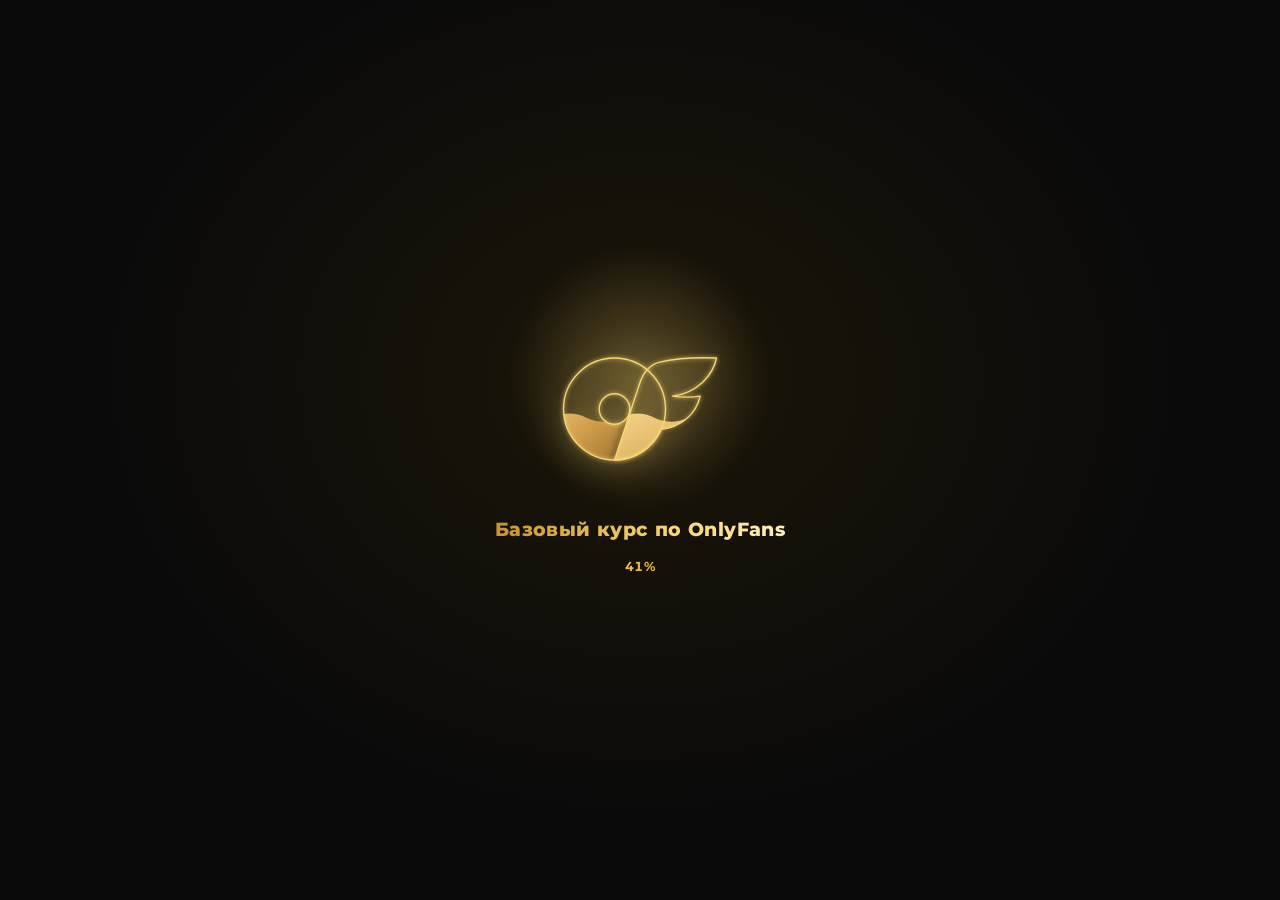
<file: index.html>
<!DOCTYPE html>
<html lang="ru">
<head>
  <meta charset="UTF-8" />
  <meta name="viewport" content="width=device-width, initial-scale=1, maximum-scale=1, viewport-fit=cover" />
  <title>Базовый курс по OnlyFans</title>
  <script src="https://telegram.org/js/telegram-web-app.js" defer></script>
  <link rel="preconnect" href="https://fonts.googleapis.com" />
  <link href="https://fonts.googleapis.com/css2?family=Montserrat:wght@400;500;600;700;800;900&display=swap" rel="stylesheet" media="print" onload="this.media='all'" />
  <link rel="stylesheet" href="css/base.css?v=12" />
  <link rel="stylesheet" href="css/splash.css?v=12" />
  <link rel="stylesheet" href="css/screens.css?v=12" />
  <link rel="stylesheet" href="css/base-tab.css?v=12" />
</head>
<body>

  <!-- Загрузочный экран -->
  <div id="splash" class="splash">
    <div class="splash__glow"></div>
    <div class="splash__flash"></div>
    <div class="splash__logo">
      <!-- Логотип OF: круг «O» + «крыло» F. Перерисован по картинке, координаты 640x640.
           Заливка золотом = индикатор загрузки (уровень двигает js/splash.js) -->
      <svg viewBox="70 80 500 500" aria-hidden="true">
        <defs>
          <linearGradient id="ofO" x1="0" y1="0" x2=".8" y2="1">
            <stop offset="0" stop-color="#F6D896" />
            <stop offset=".5" stop-color="#D4A24E" />
            <stop offset="1" stop-color="#94662A" />
          </linearGradient>
          <linearGradient id="ofWing" x1="0" y1="0" x2=".4" y2="1">
            <stop offset="0" stop-color="#FFF4D2" />
            <stop offset=".45" stop-color="#F5D688" />
            <stop offset="1" stop-color="#DDB063" />
          </linearGradient>
          <linearGradient id="ofShine" x1="0" y1="0" x2="1" y2="0">
            <stop offset="0" stop-color="#fff" stop-opacity="0" />
            <stop offset=".5" stop-color="#fff" stop-opacity=".8" />
            <stop offset="1" stop-color="#fff" stop-opacity="0" />
          </linearGradient>
          <filter id="ofShadow" x="-30%" y="-30%" width="160%" height="160%">
            <feDropShadow dx="-10" dy="4" stdDeviation="9" flood-color="#000" flood-opacity=".5" />
          </filter>
          <path id="ofOPath" pathLength="1" fill-rule="evenodd"
            d="M95 330 a150 150 0 1 0 300 0 a150 150 0 1 0 -300 0 Z M200 330 a45 45 0 1 0 90 0 a45 45 0 1 0 -90 0 Z" />
          <path id="ofWingPath" pathLength="1"
            d="M245 480 L318 258 C328 225 345 200 378 192 C430 180 490 178 545 180 C535 230 490 282 416 292 C445 296 475 296 497 292 C485 345 440 385 382 390 A150 150 0 0 1 245 480 Z" />
          <clipPath id="ofClip">
            <use href="#ofOPath" clip-rule="evenodd" />
            <use href="#ofWingPath" />
          </clipPath>
          <mask id="ofFill" maskUnits="userSpaceOnUse" x="0" y="0" width="800" height="800">
            <path id="ofWave" fill="#fff" transform="translate(0 500)" d="M-200 0 q50 -24 100 0 t100 0 q50 -24 100 0 t100 0 q50 -24 100 0 t100 0 q50 -24 100 0 t100 0 q50 -24 100 0 t100 0 q50 -24 100 0 t100 0 q50 -24 100 0 t100 0 q50 -24 100 0 t100 0 q50 -24 100 0 t100 0 q50 -24 100 0 t100 0 V800 H-200 Z" />
          </mask>
        </defs>
        <!-- Пустой «стакан»: еле заметный силуэт, который будет заполняться -->
        <g class="of-empty">
          <use href="#ofOPath" fill="#F7D774" />
          <use href="#ofWingPath" fill="#F7D774" />
        </g>
        <!-- Золото, видимое только ниже уровня волны -->
        <g mask="url(#ofFill)">
          <use href="#ofOPath" fill="url(#ofO)" />
          <use href="#ofWingPath" fill="url(#ofWing)" filter="url(#ofShadow)" />
        </g>
        <!-- Контур, который рисуется золотой линией -->
        <use class="of-line" href="#ofOPath" />
        <use class="of-line of-line--2" href="#ofWingPath" />
        <g clip-path="url(#ofClip)">
          <g transform="rotate(20 320 330)">
            <rect class="of-shine" x="-60" y="0" width="120" height="700" fill="url(#ofShine)" />
          </g>
        </g>
      </svg>
    </div>
    <div class="splash__sparks"><i style="--a:0.0deg;--d:90px;--s:4px"></i><i style="--a:22.5deg;--d:125px;--s:5px"></i><i style="--a:45.0deg;--d:160px;--s:6px"></i><i style="--a:67.5deg;--d:90px;--s:7px"></i><i style="--a:90.0deg;--d:125px;--s:4px"></i><i style="--a:112.5deg;--d:160px;--s:5px"></i><i style="--a:135.0deg;--d:90px;--s:6px"></i><i style="--a:157.5deg;--d:125px;--s:7px"></i><i style="--a:180.0deg;--d:160px;--s:4px"></i><i style="--a:202.5deg;--d:90px;--s:5px"></i><i style="--a:225.0deg;--d:125px;--s:6px"></i><i style="--a:247.5deg;--d:160px;--s:7px"></i><i style="--a:270.0deg;--d:90px;--s:4px"></i><i style="--a:292.5deg;--d:125px;--s:5px"></i><i style="--a:315.0deg;--d:160px;--s:6px"></i><i style="--a:337.5deg;--d:90px;--s:7px"></i></div>
    <div class="splash__title gold-text">Базовый курс по OnlyFans</div>
    <div class="splash__pct" id="splashPct">0%</div>
  </div>

  <!-- Приветствие (только при первом входе) -->
  <div id="welcome" class="welcome" hidden></div>

  <!-- Основное приложение -->
  <main id="app" class="app" hidden>
    <section id="tab-course" class="tab"></section>
    <section id="tab-base" class="tab" hidden></section>
    <section id="tab-cabinet" class="tab" hidden></section>
  </main>

  <!-- Экран урока / подарка поверх вкладок -->
  <div id="overlay" class="overlay" hidden></div>

  <nav id="tabbar" class="tabbar" hidden>
    <button data-tab="course" class="is-active">
      <svg viewBox="0 0 24 24"><rect x="3" y="5" width="18" height="14" rx="3"/><path d="M10 9.5v5l4.5-2.5z"/></svg>Курс
    </button>
    <button data-tab="base">
      <svg viewBox="0 0 24 24"><path d="M4 5.5A1.5 1.5 0 0 1 5.5 4H11v16H5.5A1.5 1.5 0 0 1 4 18.5zM13 4h5.5A1.5 1.5 0 0 1 20 5.5v13a1.5 1.5 0 0 1-1.5 1.5H13z"/></svg>База
    </button>
    <button data-tab="cabinet">
      <svg viewBox="0 0 24 24"><circle cx="12" cy="8.5" r="3.5"/><path d="M5 20c1.2-3.6 4-5.5 7-5.5s5.8 1.9 7 5.5"/></svg>Кабинет
    </button>
  </nav>

  <script src="js/config.js?v=12" defer></script>
  <script src="js/articles.js?v=12" defer></script>
  <script src="js/reader.js?v=12" defer></script>
  <script src="js/state.js?v=12" defer></script>
  <script src="js/splash.js?v=12" defer></script>
  <script src="js/course.js?v=12" defer></script>
  <script src="js/gift.js?v=12" defer></script>
  <script src="js/pass.js?v=12" defer></script>
  <script src="js/base.js?v=12" defer></script>
  <script src="js/cabinet.js?v=12" defer></script>
  <script src="js/app.js?v=12" defer></script>
</body>
</html>
</file>
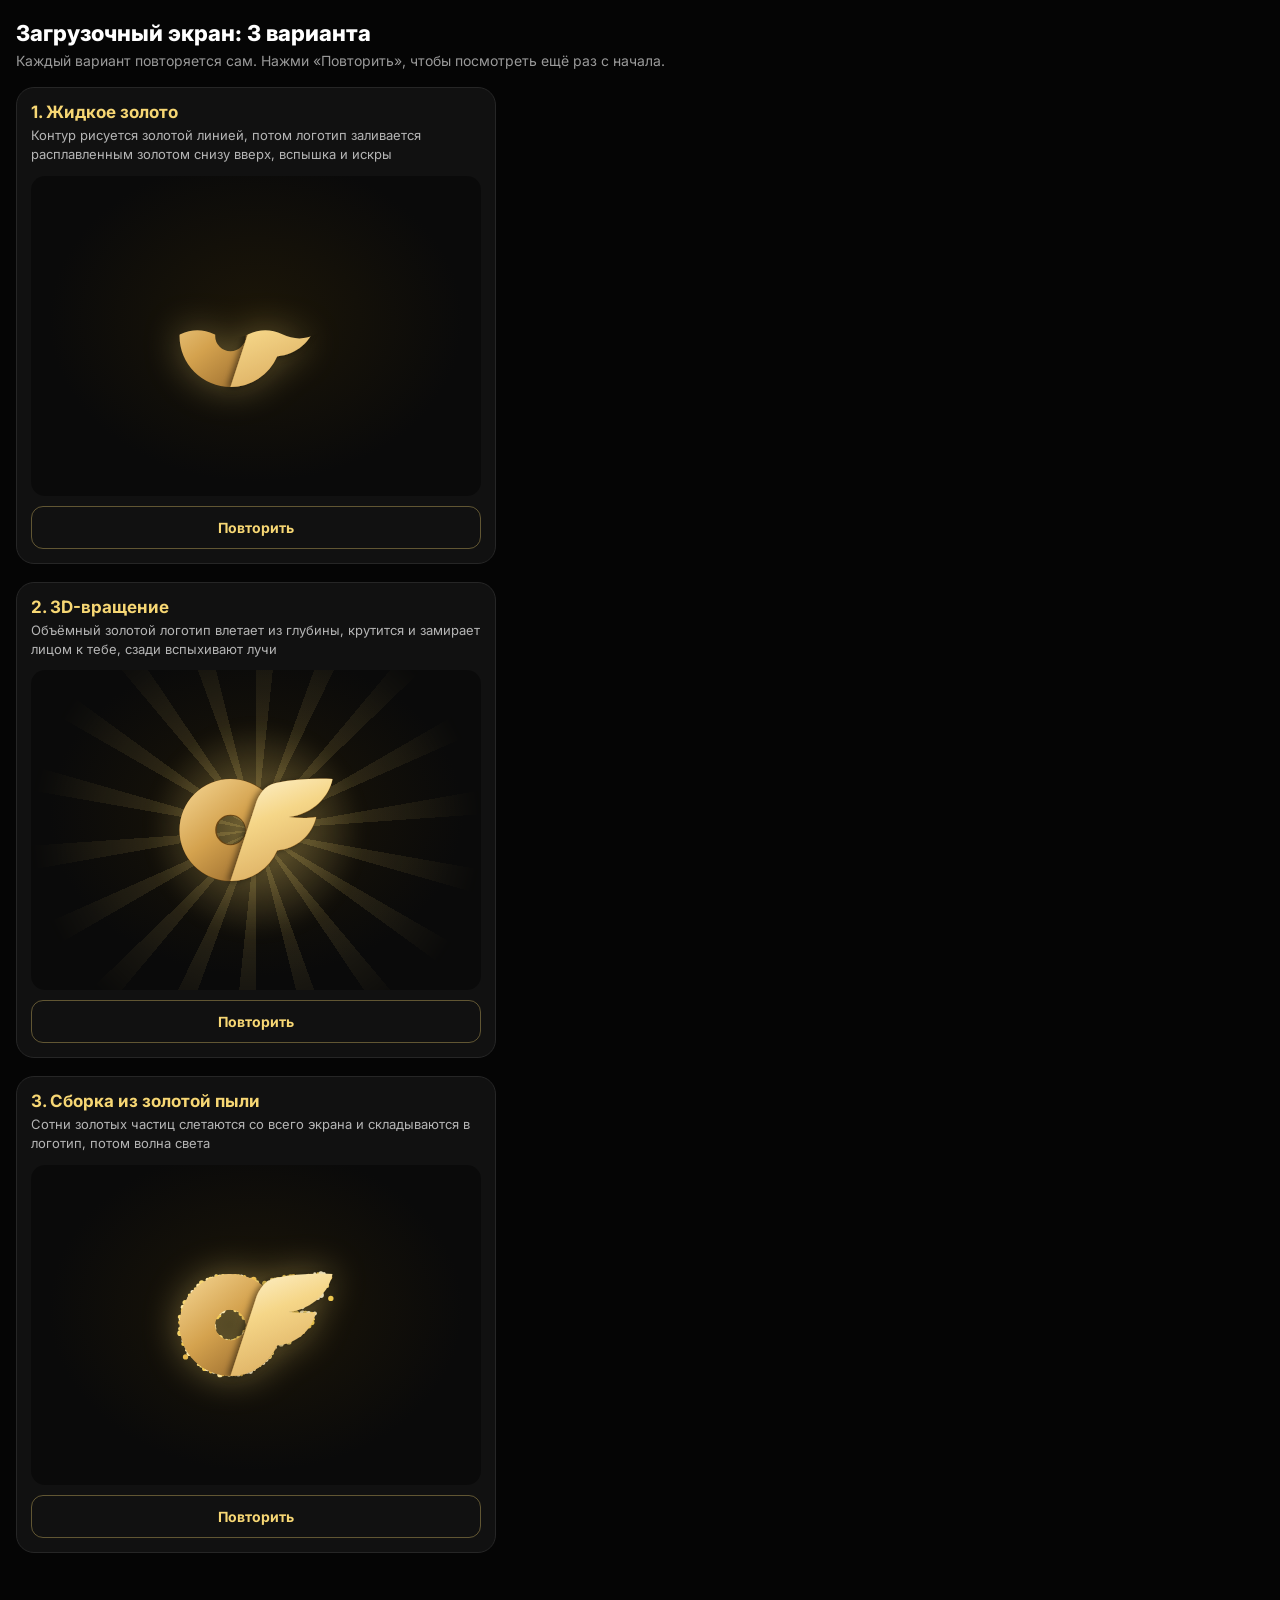
<file: demo/index.html>
<!DOCTYPE html>
<html lang="ru">
<head>
  <meta charset="UTF-8" />
  <meta name="viewport" content="width=device-width, initial-scale=1, viewport-fit=cover" />
  <title>Варианты загрузочного экрана</title>
  <link href="https://fonts.googleapis.com/css2?family=Inter:wght@500;700;800&display=swap" rel="stylesheet" media="print" onload="this.media='all'" />
  <link rel="stylesheet" href="demo.css?v=1" />
</head>
<body>
  <h1>Загрузочный экран: 3 варианта</h1>
  <p class="lead">Каждый вариант повторяется сам. Нажми «Повторить», чтобы посмотреть ещё раз с начала.</p>

  <section class="card" data-variant="liquid">
    <div class="card__head"><b>1. Жидкое золото</b><span>Контур рисуется золотой линией, потом логотип заливается расплавленным золотом снизу вверх, вспышка и искры</span></div>
    <div class="stage"></div>
    <button class="replay">Повторить</button>
  </section>

  <section class="card" data-variant="spin">
    <div class="card__head"><b>2. 3D-вращение</b><span>Объёмный золотой логотип влетает из глубины, крутится и замирает лицом к тебе, сзади вспыхивают лучи</span></div>
    <div class="stage"></div>
    <button class="replay">Повторить</button>
  </section>

  <section class="card" data-variant="particles">
    <div class="card__head"><b>3. Сборка из золотой пыли</b><span>Сотни золотых частиц слетаются со всего экрана и складываются в логотип, потом волна света</span></div>
    <div class="stage"></div>
    <button class="replay">Повторить</button>
  </section>

  <script src="logo.js?v=1"></script>
  <script src="variants.js?v=1"></script>
  <script src="particles.js?v=1"></script>
  <script src="demo.js?v=1"></script>
</body>
</html>
</file>
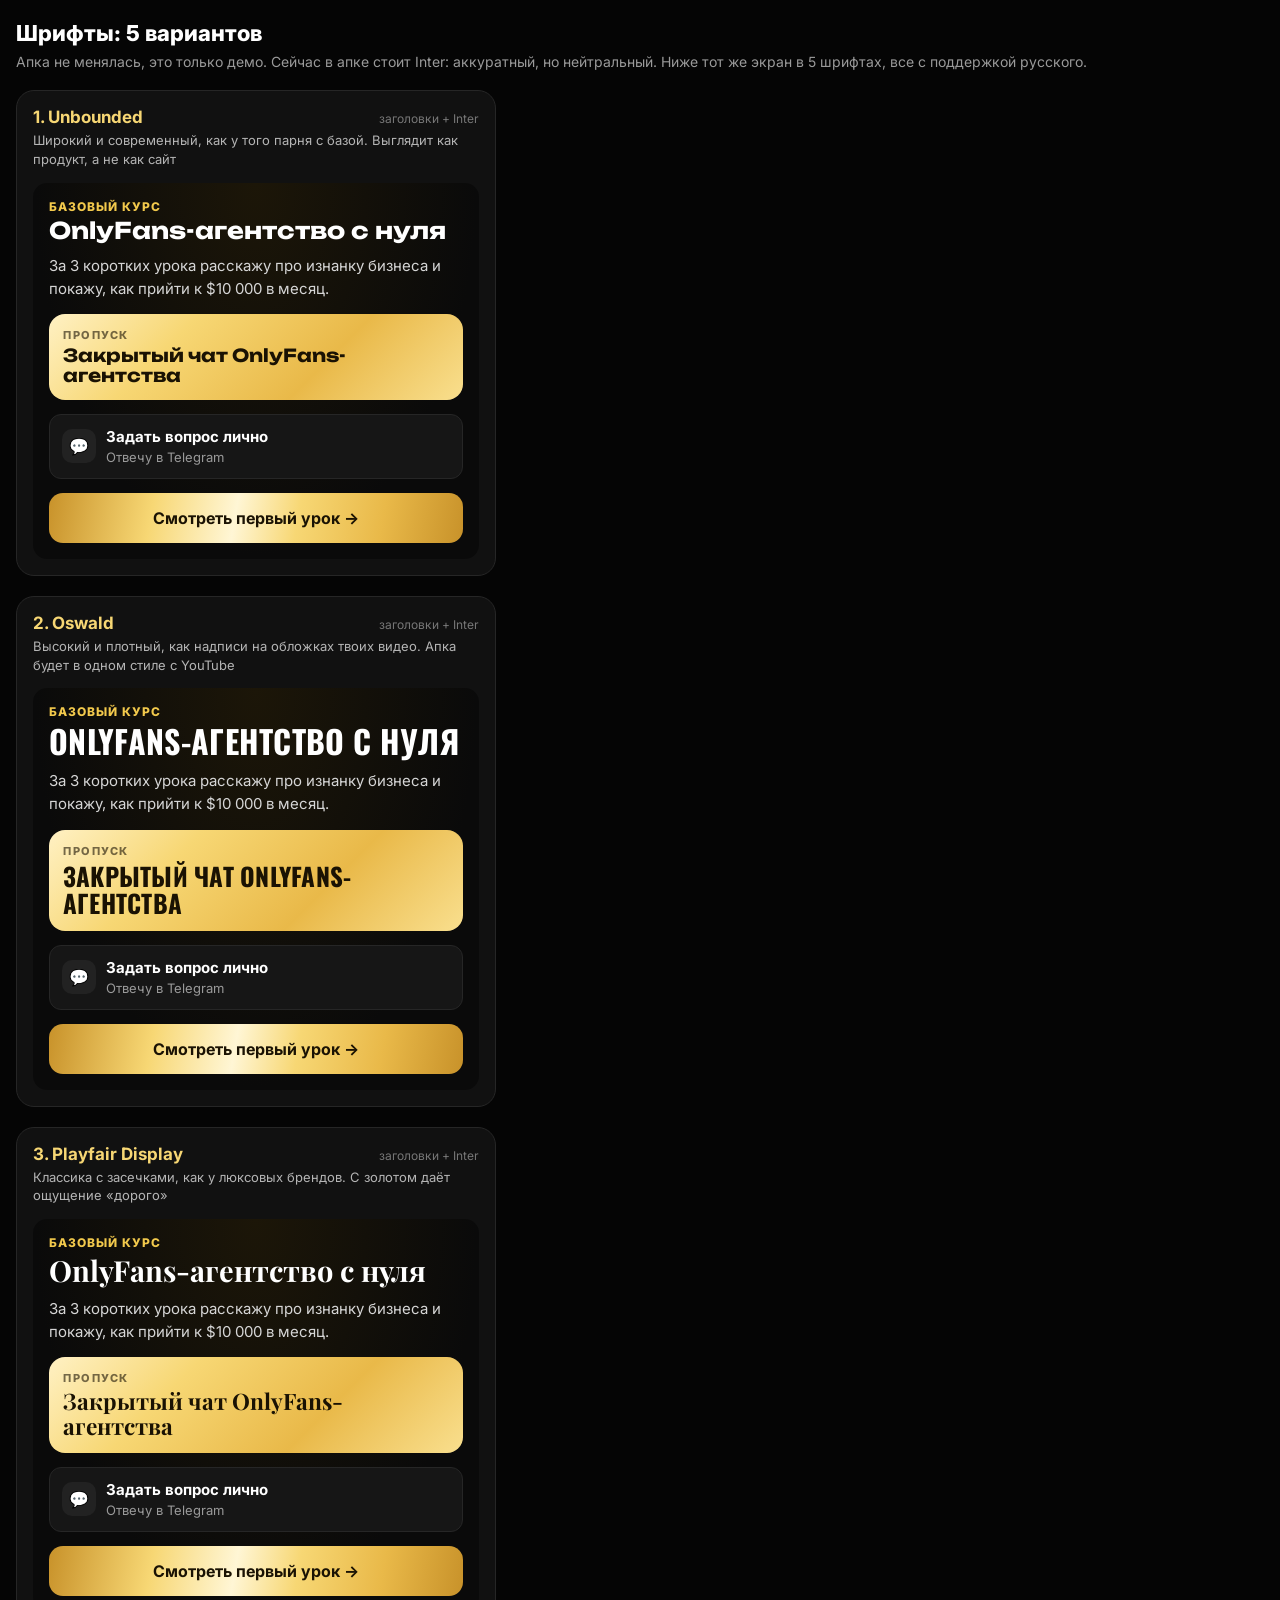
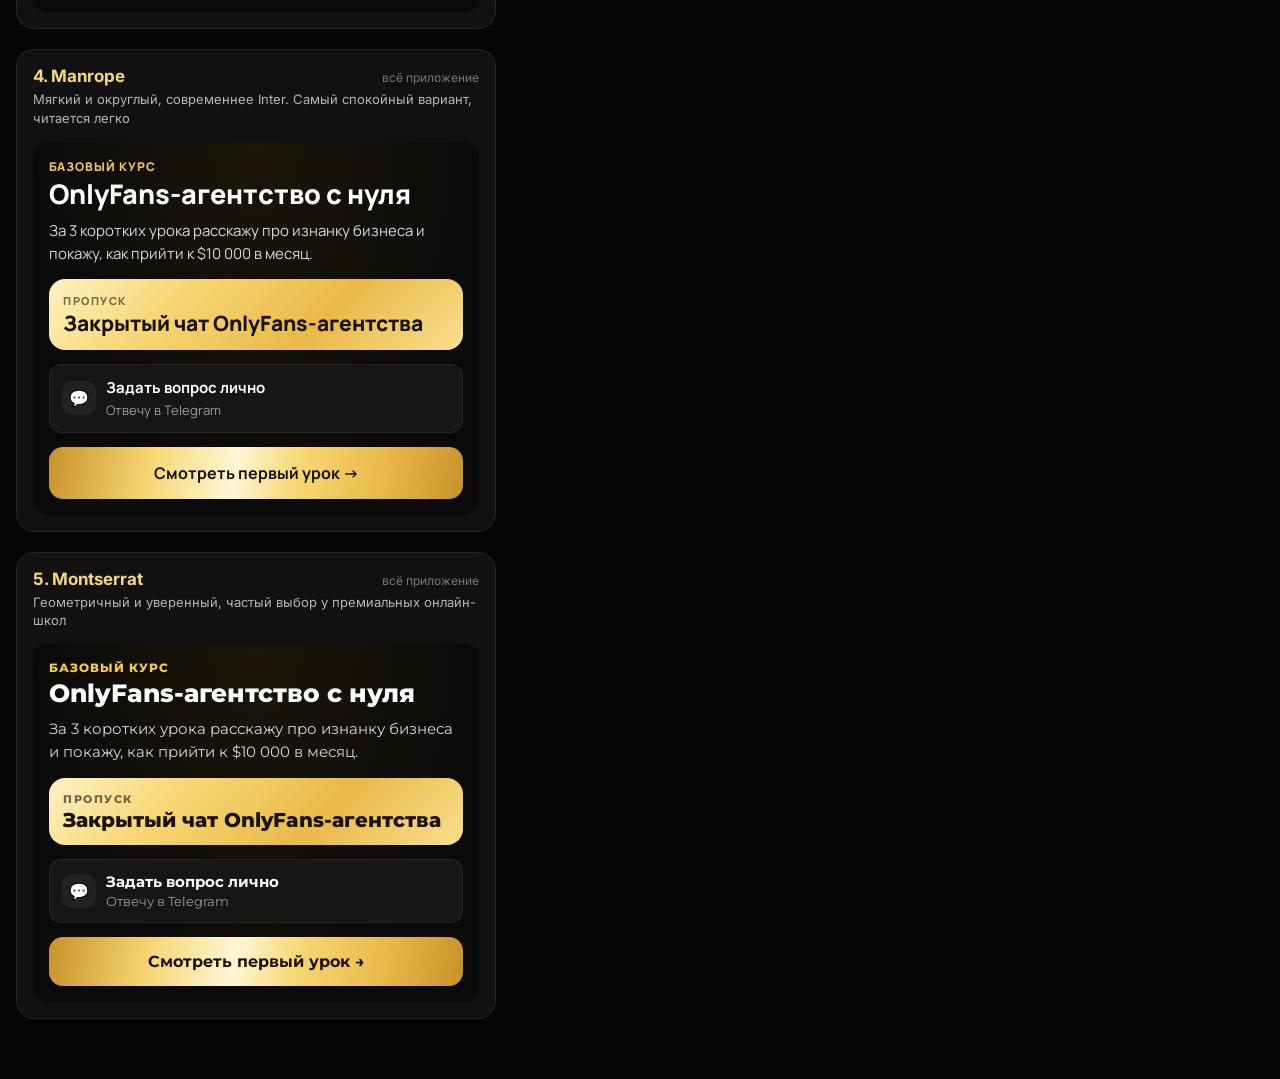
<file: demo/fonts.html>
<!DOCTYPE html>
<html lang="ru">
<head>
  <meta charset="UTF-8" />
  <meta name="viewport" content="width=device-width, initial-scale=1, viewport-fit=cover" />
  <title>Шрифты для апки: 5 вариантов</title>
  <link href="https://fonts.googleapis.com/css2?family=Inter:wght@400;600;700;800&family=Unbounded:wght@500;700;800&family=Oswald:wght@500;600;700&family=Playfair+Display:wght@600;700;800&family=Manrope:wght@400;600;700;800&family=Montserrat:wght@400;600;700;800&display=swap&subset=cyrillic" rel="stylesheet" />
  <style>
    * { box-sizing: border-box; margin: 0; padding: 0; }
    body { background: #050505; color: #fff; font-family: 'Inter', sans-serif; padding: 20px 16px 40px; }
    .top h1 { font-size: 22px; font-weight: 800; margin-bottom: 6px; }
    .top p { color: #9a9a9a; font-size: 14px; margin-bottom: 18px; line-height: 1.45; }
    .card { max-width: 480px; margin-bottom: 20px; padding: 16px; border-radius: 18px; background: #111; border: 1px solid #262626; }
    .name { display: flex; justify-content: space-between; align-items: baseline; margin-bottom: 4px; font-family: 'Inter'; }
    .name b { font-size: 17px; color: #F7D774; }
    .name span { font-size: 12px; color: #777; }
    .why { font: 400 13px/1.45 'Inter'; color: #b5b5b5; margin-bottom: 14px; }

    /* Макет экрана апки, шрифты подставляются из --h (заголовки) и --b (текст) */
    .mock { padding: 16px; border-radius: 14px; background: radial-gradient(ellipse at 50% 0%, #1c1608, #0a0a0a 70%); font-family: var(--b); }
    .label { font-family: var(--b); font-size: 12px; font-weight: 800; letter-spacing: .08em; text-transform: uppercase; color: #F2C94C; }
    .title { font-family: var(--h); font-size: var(--hs, 26px); font-weight: var(--hw, 800); line-height: 1.12; margin: 4px 0 10px; letter-spacing: var(--ls, 0); text-transform: var(--tt, none); }
    .text { font-size: 15px; line-height: 1.55; color: #d6d6d6; margin-bottom: 14px; }
    .pass { padding: 14px; border-radius: 16px; color: #1a1203; margin-bottom: 14px;
      background: linear-gradient(135deg, #FFF1C4 0%, #F7D774 30%, #E9B949 65%, #F9DF8E 100%); }
    .pass small { display: block; font-size: 11px; font-weight: 800; letter-spacing: .14em; text-transform: uppercase; opacity: .6; margin-bottom: 4px; }
    .pass b { display: block; font-family: var(--h); font-size: calc(var(--hs, 26px) * .78); font-weight: var(--hw, 800); line-height: 1.1; letter-spacing: var(--ls, 0); text-transform: var(--tt, none); }
    .btn { display: block; width: 100%; padding: 15px; border: 0; border-radius: 14px; font-family: var(--b); font-size: 16px; font-weight: 700; color: #1a1203;
      background: linear-gradient(100deg, #C8922A, #F7D774 25%, #FFF6D5 45%, #F7D774 60%, #E9B949 80%, #C8922A); }
    .row { display: flex; gap: 10px; align-items: center; margin-bottom: 14px; padding: 12px; border-radius: 12px; background: #161616; border: 1px solid #262626; }
    .row i { font-style: normal; width: 34px; height: 34px; border-radius: 10px; display: grid; place-items: center; background: #222; }
    .row b { display: block; font-size: 15px; } .row span { font-size: 13px; color: #9a9a9a; }
  </style>
</head>
<body>
  <div class="top">
    <h1>Шрифты: 5 вариантов</h1>
    <p>Апка не менялась, это только демо. Сейчас в апке стоит Inter: аккуратный, но нейтральный. Ниже тот же экран в 5 шрифтах, все с поддержкой русского.</p>
  </div>
  <div id="list"></div>

  <script>
    const V = [
      { n: '1. Unbounded', tag: 'заголовки + Inter', h: 'Unbounded', b: 'Inter', hs: '23px', hw: 700,
        why: 'Широкий и современный, как у того парня с базой. Выглядит как продукт, а не как сайт' },
      { n: '2. Oswald', tag: 'заголовки + Inter', h: 'Oswald', b: 'Inter', hs: '32px', hw: 700, tt: 'uppercase', ls: '.01em',
        why: 'Высокий и плотный, как надписи на обложках твоих видео. Апка будет в одном стиле с YouTube' },
      { n: '3. Playfair Display', tag: 'заголовки + Inter', h: 'Playfair Display', b: 'Inter', hs: '29px', hw: 700,
        why: 'Классика с засечками, как у люксовых брендов. С золотом даёт ощущение «дорого»' },
      { n: '4. Manrope', tag: 'всё приложение', h: 'Manrope', b: 'Manrope', hs: '27px', hw: 800,
        why: 'Мягкий и округлый, современнее Inter. Самый спокойный вариант, читается легко' },
      { n: '5. Montserrat', tag: 'всё приложение', h: 'Montserrat', b: 'Montserrat', hs: '25px', hw: 800,
        why: 'Геометричный и уверенный, частый выбор у премиальных онлайн-школ' },
    ];
    document.getElementById('list').innerHTML = V.map((v) => `
      <section class="card">
        <div class="name"><b>${v.n}</b><span>${v.tag}</span></div>
        <p class="why">${v.why}</p>
        <div class="mock" style="--h:'${v.h}';--b:'${v.b}';--hs:${v.hs};--hw:${v.hw};--tt:${v.tt || 'none'};--ls:${v.ls || '0'}">
          <div class="label">Базовый курс</div>
          <div class="title">OnlyFans-агентство с нуля</div>
          <p class="text">За 3 коротких урока расскажу про изнанку бизнеса и покажу, как прийти к $10&nbsp;000 в месяц.</p>
          <div class="pass"><small>Пропуск</small><b>Закрытый чат OnlyFans-агентства</b></div>
          <div class="row"><i>💬</i><div><b>Задать вопрос лично</b><span>Отвечу в Telegram</span></div></div>
          <button class="btn">Смотреть первый урок →</button>
        </div>
      </section>`).join('');
  </script>
</body>
</html>
</file>
<file: css/base.css>
/* Базовые стили: цвета, шрифт, золото, кнопки, нижнее меню */
:root {
  --bg: #0a0a0a;
  --bg2: #121212;
  --bg3: #1a1a1a;
  --border: #262626;
  --text: #ffffff;
  --muted: #9a9a9a;
  --radius: 16px;
  /* Яркое металлическое золото (на сайте было тусклое #b8873f) */
  --gold-1: #FFF6D5;
  --gold-2: #F7D774;
  --gold-3: #E9B949;
  --gold-4: #C8922A;
  --gold: #F2C94C;
  --gold-metal: linear-gradient(100deg, #C8922A 0%, #F7D774 25%, #FFF6D5 45%, #F7D774 60%, #E9B949 80%, #C8922A 100%);
  --safe-bottom: env(safe-area-inset-bottom, 0px);
}

* { box-sizing: border-box; margin: 0; padding: 0; -webkit-tap-highlight-color: transparent; }

html, body {
  background: var(--bg);
  color: var(--text);
  font-family: 'Montserrat', -apple-system, sans-serif;
  font-size: 15px;
  line-height: 1.5;
  -webkit-font-smoothing: antialiased;
}

[hidden] { display: none !important; }

/* Золотой текст с бегущим бликом */
.gold-text {
  background: var(--gold-metal);
  background-size: 250% 100%;
  -webkit-background-clip: text;
  background-clip: text;
  color: transparent;
  animation: sheen 4s linear infinite;
}

@keyframes sheen {
  from { background-position: 100% 0; }
  to   { background-position: -150% 0; }
}

/* Главная золотая кнопка */
.btn {
  position: relative;
  display: flex; align-items: center; justify-content: center; gap: 8px;
  width: 100%;
  padding: 16px 20px;
  border: 0; border-radius: 14px;
  font: 700 16px/1.2 'Montserrat', sans-serif;
  color: #1a1203;
  background: var(--gold-metal);
  background-size: 250% 100%;
  animation: sheen 4s linear infinite;
  box-shadow: 0 6px 24px rgba(242, 201, 76, .28), inset 0 1px 0 rgba(255, 255, 255, .6);
  cursor: pointer;
  overflow: hidden;
  transition: transform .15s, opacity .2s;
}
.btn:active { transform: scale(.97); }
.btn:disabled { opacity: .45; cursor: default; animation: none; box-shadow: none; }

.btn--ghost {
  color: var(--gold-2);
  background: transparent;
  border: 1px solid rgba(247, 215, 116, .35);
  box-shadow: none;
  animation: none;
}

/* Карточка */
.card {
  background: var(--bg2);
  border: 1px solid var(--border);
  border-radius: var(--radius);
  padding: 16px;
}
.card--gold { border-color: rgba(247, 215, 116, .4); box-shadow: 0 0 30px rgba(242, 201, 76, .08); }

.muted { color: var(--muted); }
.small { font-size: 13px; }

/* Нижнее меню вкладок */
.app { padding: 16px 16px calc(96px + var(--safe-bottom)); min-height: 100vh; }

.tabbar {
  position: fixed; left: 0; right: 0; bottom: 0; z-index: 20;
  display: flex;
  padding: 8px 8px calc(8px + var(--safe-bottom));
  background: rgba(10, 10, 10, .92);
  backdrop-filter: blur(14px);
  -webkit-backdrop-filter: blur(14px);
  border-top: 1px solid var(--border);
}
.tabbar button {
  flex: 1;
  display: flex; flex-direction: column; align-items: center; gap: 3px;
  padding: 6px 0;
  background: none; border: 0;
  color: var(--muted);
  font: 600 11px 'Montserrat', sans-serif;
  cursor: pointer;
}
.tabbar svg { width: 22px; height: 22px; stroke: currentColor; fill: none; stroke-width: 1.8; }
.tabbar button.is-active { color: var(--gold-2); }

/* Плавное появление вкладки */
.tab { animation: fadeUp .35s ease both; }
@keyframes fadeUp {
  from { opacity: 0; transform: translateY(10px); }
  to   { opacity: 1; transform: none; }
}
</file>
<file: css/splash.css>
/* Загрузочный экран: логотип OF заполняется жидким золотом по мере загрузки */
.splash {
  position: fixed; inset: 0; z-index: 100;
  display: flex; flex-direction: column; align-items: center; justify-content: center; gap: 22px;
  background: radial-gradient(ellipse at 50% 42%, #1c1608 0%, var(--bg) 60%);
  transition: opacity .6s ease, transform .6s ease;
}
.splash--out { opacity: 0; transform: scale(1.06); pointer-events: none; }

.splash__glow {
  position: absolute; top: 42%; left: 50%;
  width: 280px; height: 280px; margin: -140px 0 0 -140px;
  border-radius: 50%;
  background: radial-gradient(circle, rgba(247, 215, 116, .3), transparent 65%);
  filter: blur(10px);
  animation: glowPulse 1.8s ease-in-out infinite;
}

.splash__logo { width: 170px; height: 170px; }
.splash__logo svg { width: 100%; height: 100%; overflow: visible; filter: drop-shadow(0 0 18px rgba(247, 215, 116, .35)); }

.of-empty { opacity: .07; }
.of-line {
  fill: none; stroke: #F7D774; stroke-width: 4; stroke-linejoin: round;
  stroke-dasharray: 1; stroke-dashoffset: 1;
  filter: drop-shadow(0 0 6px #F7D774);
  animation: draw 1s ease-in-out forwards;
}
.of-line--2 { animation-delay: .25s; }
.of-shine { transform: translateX(0); opacity: 0; }

/* Финал: золото долилось – вспышка, искры, блик, линия гаснет */
.splash--done .of-line { animation: draw 0s forwards, fadeOut .5s ease forwards; }
.splash--done .of-shine { opacity: 1; animation: shineMove 1.2s ease-in-out .15s forwards; }
.splash--done .splash__logo { animation: logoPop .6s cubic-bezier(.3, 1.6, .5, 1); }

.splash__flash {
  position: absolute; top: 42%; left: 50%;
  width: 280px; height: 280px; margin: -140px 0 0 -140px;
  border-radius: 50%; opacity: 0; pointer-events: none;
  background: radial-gradient(circle, rgba(255, 244, 210, .9), rgba(247, 215, 116, .35) 35%, transparent 70%);
}
.splash--done .splash__flash { animation: flash .9s ease-out forwards; }

.splash__sparks { position: absolute; top: 42%; left: 50%; width: 0; height: 0; }
.splash__sparks i {
  position: absolute; left: 0; top: 0; width: var(--s); height: var(--s); border-radius: 50%; opacity: 0;
  background: #FFE9A8; box-shadow: 0 0 8px #F7D774;
}
.splash--done .splash__sparks i { animation: spark 1s cubic-bezier(.2, .7, .3, 1) forwards; }

.splash__title {
  font-size: 19px; font-weight: 800; letter-spacing: .02em;
  opacity: 0; animation: fadeIn .7s ease .5s forwards, sheen 4s linear infinite;
}
.splash__pct { margin-top: -10px; font-size: 13px; font-weight: 700; color: var(--gold-3); font-variant-numeric: tabular-nums; letter-spacing: .05em; }

@keyframes draw { to { stroke-dashoffset: 0; } }
@keyframes fadeOut { to { opacity: 0; } }
@keyframes fadeIn { to { opacity: 1; } }
@keyframes shineMove { from { transform: translateX(0); } to { transform: translateX(640px); } }
@keyframes logoPop { 0% { transform: scale(1); } 40% { transform: scale(1.08); } 100% { transform: scale(1); } }
@keyframes flash { 0% { opacity: 0; transform: scale(.4); } 30% { opacity: 1; } 100% { opacity: 0; transform: scale(1.6); } }
@keyframes spark {
  0% { opacity: 1; transform: rotate(var(--a)) translateY(0); }
  100% { opacity: 0; transform: rotate(var(--a)) translateY(calc(-1 * var(--d))); }
}
@keyframes glowPulse { 0%, 100% { opacity: .55; transform: scale(.9); } 50% { opacity: 1; transform: scale(1.1); } }

/* ── Приветствие ── */
.welcome {
  position: fixed; inset: 0; z-index: 90;
  display: flex; flex-direction: column; justify-content: flex-end;
  padding: 24px 22px calc(28px + var(--safe-bottom));
  background:
    radial-gradient(ellipse at 50% 0%, rgba(247, 215, 116, .16), transparent 55%),
    var(--bg);
  overflow-y: auto;
  transition: opacity .5s ease;
}
.welcome--out { opacity: 0; pointer-events: none; }

.welcome__avatar {
  width: 76px; height: 76px; border-radius: 50%;
  object-fit: cover; margin-bottom: 18px;
  border: 2px solid var(--gold-2);
  box-shadow: 0 0 0 5px rgba(247, 215, 116, .12), 0 0 30px rgba(247, 215, 116, .3);
}
.welcome__label { font-size: 13px; font-weight: 700; letter-spacing: .08em; text-transform: uppercase; margin-bottom: 8px; }
.welcome__title { font-size: 30px; line-height: 1.15; font-weight: 900; margin-bottom: 14px; }
.welcome__text { color: #d6d6d6; margin-bottom: 14px; }
.welcome__list { list-style: none; margin-bottom: 18px; display: grid; gap: 10px; }
.welcome__list li { display: flex; gap: 10px; color: #eaeaea; }
.welcome__list li::before { content: ''; flex: 0 0 8px; height: 8px; margin-top: 7px; border-radius: 50%; background: var(--gold-2); box-shadow: 0 0 8px var(--gold-2); }
.welcome__gift { padding: 12px 14px; margin-bottom: 22px; border-radius: 12px; background: rgba(247, 215, 116, .08); border: 1px solid rgba(247, 215, 116, .25); font-weight: 600; }

/* «Вытекающее» появление строк по очереди */
.flow { opacity: 0; animation: flowIn 1s cubic-bezier(.2, .7, .2, 1) forwards; }
@keyframes flowIn {
  from { opacity: 0; transform: translateY(16px); filter: blur(8px); }
  to   { opacity: 1; transform: none; filter: blur(0); }
}
</file>
<file: css/screens.css>
/* Экраны: курс, урок, подарок, база, кабинет */
h1 { font-size: 24px; line-height: 1.2; font-weight: 800; }
button { font-family: inherit; color: inherit; text-align: left; }

/* ── Курс ── */
.hero { display: flex; align-items: center; gap: 14px; margin: 8px 0 18px; }
.hero__avatar { width: 56px; height: 56px; border-radius: 50%; object-fit: cover; border: 2px solid var(--gold-2); }
.hero__label { font-size: 12px; font-weight: 800; letter-spacing: .08em; text-transform: uppercase; }
.hero__title { font-size: 21px; }

.progress { margin-bottom: 16px; }
.progress__row { display: flex; justify-content: space-between; margin-bottom: 10px; font-size: 14px; }
.progress__row b { color: var(--gold-2); }
.progress__bar { height: 8px; border-radius: 8px; background: #262626; overflow: hidden; }
.progress__bar span { display: block; height: 100%; border-radius: 8px; background: var(--gold-metal); background-size: 250% 100%; animation: sheen 4s linear infinite; transition: width .6s; }

.lessons { display: grid; gap: 10px; }
.lesson { display: flex; align-items: center; gap: 14px; width: 100%; cursor: pointer; transition: transform .15s; }
.lesson:active { transform: scale(.98); }
.lesson__num {
  flex: 0 0 42px; height: 42px; border-radius: 12px;
  display: grid; place-items: center; font-weight: 800; font-size: 17px;
  background: var(--bg3); color: var(--muted);
}
.lesson__body { flex: 1; display: grid; gap: 2px; }
.lesson__state { color: var(--muted); font-size: 16px; }
.lesson.is-open { border-color: rgba(247, 215, 116, .45); }
.lesson.is-open .lesson__num { background: var(--gold-metal); color: #1a1203; }
.lesson.is-open .lesson__state { color: var(--gold-2); }
.lesson.is-done .lesson__num { background: rgba(247, 215, 116, .14); color: var(--gold-2); }
.lesson.is-done .lesson__state { color: var(--gold-2); }
.lesson.is-locked { opacity: .5; }
.lesson--finished { cursor: default; border-color: rgba(247, 215, 116, .4); background: linear-gradient(135deg, rgba(247, 215, 116, .14), var(--bg2)); }
.lesson--finished .lesson__num { background: var(--gold-metal); color: #1a1203; }

/* ── Экран поверх вкладок ── */
/* Экран поверх вкладок. Анимация только прозрачностью: transform здесь ломает позиционирование в Telegram на iPhone */
.overlay { position: fixed; inset: 0; z-index: 30; background: var(--bg); overflow-y: auto; -webkit-overflow-scrolling: touch; animation: overlayIn .25s ease both; }
@keyframes overlayIn { from { opacity: 0; } to { opacity: 1; } }
.lesson-view { padding: 12px 16px calc(32px + var(--safe-bottom)); }
.lesson-view__top { display: flex; justify-content: space-between; align-items: center; margin-bottom: 12px; }
.back { background: none; border: 0; color: var(--gold-2); font-weight: 600; font-size: 15px; cursor: pointer; }
.video { position: relative; aspect-ratio: 16 / 9; border-radius: 14px; overflow: hidden; background: #000; border: 1px solid var(--border); margin-bottom: 16px; }
.video iframe { position: absolute; inset: 0; width: 100%; height: 100%; border: 0; }
.lesson-view__title { font-size: 21px; font-weight: 800; margin-bottom: 14px; }
.lesson-view__label { font-size: 12px; font-weight: 800; letter-spacing: .08em; text-transform: uppercase; margin-bottom: 10px; }
.points { list-style: none; display: grid; gap: 9px; }
.points li { display: flex; gap: 10px; color: #e4e4e4; font-size: 14px; }
.points li::before { content: ''; flex: 0 0 6px; height: 6px; margin-top: 8px; border-radius: 50%; background: var(--gold-2); }
.hint { margin: 14px 0; padding: 12px 14px; border-radius: 12px; font-size: 14px; font-weight: 600; background: rgba(247, 215, 116, .08); border: 1px dashed rgba(247, 215, 116, .35); }
/* Кнопка в конце экрана урока / чата. Не fixed: в Telegram на iPhone fixed-кнопка внутри
   прокручиваемого экрана «плавает» и наезжает на текст */
.lesson-view__cta { margin-top: 18px; }

/* ── Подарок ── */
.gift { position: relative; padding: 36px 18px calc(40px + var(--safe-bottom)); text-align: center; overflow: hidden; }
.gift__box { font-size: 64px; animation: flowIn 1s forwards, giftBounce 2s ease-in-out 1s infinite; }
@keyframes giftBounce { 0%, 100% { transform: translateY(0) rotate(0); } 50% { transform: translateY(-8px) rotate(-4deg); } }
.gift__label { font-size: 13px; font-weight: 800; letter-spacing: .1em; text-transform: uppercase; margin-top: 8px; }
.gift__title { font-size: 27px; font-weight: 900; margin: 8px 0 24px; }
.gift__item { text-align: left; display: grid; gap: 6px; margin-bottom: 12px; }
.gift__item .btn { margin-top: 8px; }
.gift__num { font-size: 12px; font-weight: 800; letter-spacing: .08em; text-transform: uppercase; }
.gift__burst { position: absolute; top: 70px; left: 50%; width: 0; height: 0; }
.gift__burst i { position: absolute; width: 6px; height: 14px; border-radius: 3px; background: var(--gold-2); opacity: 0; animation: burst 1.4s ease-out forwards; }
.gift__burst i:nth-child(odd) { background: var(--gold-1); width: 5px; height: 5px; border-radius: 50%; }
@keyframes burst {
  0% { opacity: 1; transform: rotate(var(--a)) translateY(0); }
  100% { opacity: 0; transform: rotate(var(--a)) translateY(-150px); }
}
.link-btn { display: block; width: 100%; margin-top: 14px; padding: 12px; background: none; border: 0; text-align: center; color: var(--gold-2); font-weight: 600; cursor: pointer; }

/* ── База ── */
.page-head { margin: 8px 0 16px; }
.page-head__label { font-size: 12px; font-weight: 800; letter-spacing: .08em; text-transform: uppercase; }
.chips { display: flex; gap: 8px; overflow-x: auto; margin-bottom: 14px; scrollbar-width: none; }
.chip { flex: 0 0 auto; padding: 8px 14px; border-radius: 20px; background: var(--bg2); border: 1px solid var(--border); font-size: 13px; font-weight: 600; cursor: pointer; }
.chip.is-active { background: var(--gold-metal); background-size: 250% 100%; color: #1a1203; border-color: transparent; }
.locked { text-align: center; padding-top: 40px; display: grid; gap: 14px; }
.locked__icon { font-size: 54px; }

/* ── Кабинет ── */
.profile { display: flex; align-items: center; gap: 14px; margin: 8px 0 18px; }
.profile__avatar { width: 60px; height: 60px; border-radius: 50%; overflow: hidden; display: grid; place-items: center; font-size: 24px; font-weight: 800; color: #1a1203; background: var(--gold-metal); }
.profile__avatar img { width: 100%; height: 100%; object-fit: cover; }
.profile h1 { font-size: 21px; }
.row-card { display: flex; align-items: center; justify-content: space-between; margin-bottom: 8px; cursor: pointer; }
.row-card__arrow, .menu__arrow { color: var(--gold-2); font-size: 22px; }
.section-label { margin: 20px 0 8px; font-size: 12px; font-weight: 700; letter-spacing: .08em; text-transform: uppercase; color: var(--muted); }
.menu { background: var(--bg2); border: 1px solid var(--border); border-radius: var(--radius); overflow: hidden; }
.menu__item { display: flex; align-items: center; gap: 12px; width: 100%; padding: 14px 16px; background: none; border: 0; border-bottom: 1px solid var(--border); cursor: pointer; }
.menu__item:last-child { border-bottom: 0; }
.menu__item.is-locked { opacity: .55; }
.menu__icon { flex: 0 0 36px; height: 36px; border-radius: 10px; display: grid; place-items: center; background: var(--bg3); font-size: 17px; }
.menu__body { flex: 1; display: grid; gap: 1px; }
.menu__arrow { font-size: 18px; }

/* Переключатель уведомлений */
.toggle-row { cursor: pointer; }
.toggle {
  -webkit-appearance: none; appearance: none; flex: 0 0 auto;
  position: relative; width: 50px; height: 30px; border-radius: 30px;
  background: #333; cursor: pointer; transition: background .25s;
}
.toggle::after {
  content: ''; position: absolute; top: 3px; left: 3px;
  width: 24px; height: 24px; border-radius: 50%; background: #fff;
  box-shadow: 0 2px 6px rgba(0, 0, 0, .35); transition: transform .25s;
}
.toggle:checked { background: var(--gold-metal); background-size: 250% 100%; }
.toggle:checked::after { transform: translateX(20px); background: #141414; }
</file>
<file: css/base-tab.css>
/* Вкладка «База»: дашборд, статьи, материалы, чтение статьи */

/* Обложка-дашборд */
.kb-hero {
  position: relative; overflow: hidden;
  margin: 4px 0 16px; padding: 18px;
  border-radius: 20px;
  border: 1px solid rgba(247, 215, 116, .35);
  background:
    radial-gradient(ellipse at 100% 0%, rgba(247, 215, 116, .28), transparent 55%),
    linear-gradient(160deg, #1c160a, #0f0f0f 70%);
}
.kb-hero__shine {
  position: absolute; top: 0; left: -60%; width: 40%; height: 100%;
  background: linear-gradient(100deg, transparent, rgba(255, 246, 213, .12), transparent);
  animation: heroShine 5s ease-in-out infinite;
}
@keyframes heroShine { 0%, 60% { left: -60%; } 100% { left: 130%; } }
.kb-hero__top { display: flex; align-items: center; justify-content: space-between; margin-bottom: 14px; }
.kb-hero__top img { width: 40px; height: 40px; border-radius: 50%; object-fit: cover; border: 2px solid var(--gold-2); }
.kb-hero__badge { padding: 5px 10px; border-radius: 20px; font-size: 11px; font-weight: 700; color: #1a1203; background: var(--gold-metal); background-size: 250% 100%; animation: sheen 4s linear infinite; }
.kb-hero h1 { font-size: 25px; line-height: 1.15; }
.kb-hero p { margin: 8px 0 16px; color: #cfcfcf; font-size: 14px; }
.kb-stats { display: grid; grid-template-columns: repeat(3, 1fr); gap: 8px; }
.kb-stats div { padding: 10px 8px; border-radius: 12px; text-align: center; background: rgba(0, 0, 0, .35); border: 1px solid rgba(247, 215, 116, .15); }
.kb-stats b { display: block; font-size: 22px; font-weight: 800; color: var(--gold-2); }
.kb-stats span { font-size: 12px; color: var(--muted); }

/* Переключатель Статьи / Материалы */
.segment { display: grid; grid-template-columns: 1fr 1fr; gap: 4px; padding: 4px; margin-bottom: 14px; border-radius: 14px; background: var(--bg2); border: 1px solid var(--border); }
.segment button { padding: 10px; border: 0; border-radius: 10px; background: none; text-align: center; font-weight: 700; font-size: 14px; color: var(--muted); cursor: pointer; }
.segment button.is-active { color: #1a1203; background: var(--gold-metal); background-size: 250% 100%; }

/* Карточка статьи */
.articles, .materials { display: grid; gap: 10px; margin-bottom: 16px; }
.article { display: flex; gap: 12px; align-items: center; width: 100%; padding: 10px; cursor: pointer; transition: transform .15s; }
.article:active { transform: scale(.98); }
.article__cover { flex: 0 0 78px; height: 78px; border-radius: 12px; background: #222 center / cover no-repeat; }
.article__cover--empty { display: grid; place-items: center; font-size: 11px; font-weight: 800; letter-spacing: .06em; text-transform: uppercase; background: linear-gradient(145deg, #2a210d, #141414); border: 1px solid rgba(247, 215, 116, .2); }
.article__body { flex: 1; display: grid; gap: 4px; }
.article__body b { font-size: 15px; line-height: 1.3; }
.article__meta { font-size: 12px; color: var(--muted); }
.article__tag { font-weight: 700; color: var(--gold-3); }
.article__read { color: var(--gold-2); }
.empty { text-align: center; padding: 24px 0; }

/* Материалы */
.material { display: flex; align-items: center; gap: 12px; width: 100%; cursor: pointer; }
.material__type { flex: 0 0 44px; height: 52px; border-radius: 8px; display: grid; place-items: center; font-size: 11px; font-weight: 800; color: #1a1203; background: var(--gold-metal); }
.material__type--doc { background: linear-gradient(145deg, #7fb2ff, #3d7bd9); color: #fff; }
.material__type--xls { background: linear-gradient(145deg, #6fdc9a, #2e9e5b); color: #fff; }
.material__body { flex: 1; display: grid; gap: 2px; }
.material__get { font-size: 12px; font-weight: 700; color: var(--gold-2); }

/* Чтение статьи */
.reader { padding: 12px 18px calc(40px + var(--safe-bottom)); }
.reader__cover { width: 100%; max-height: 300px; object-fit: contain; background: #111; border-radius: 16px; margin-bottom: 16px; display: block; }
.reader__tag { font-size: 12px; font-weight: 800; letter-spacing: .08em; text-transform: uppercase; }
.reader__title { font-size: 26px; line-height: 1.2; margin: 6px 0 14px; }
.reader__author { display: flex; align-items: center; gap: 10px; padding-bottom: 16px; margin-bottom: 16px; border-bottom: 1px solid var(--border); }
.reader__author img { width: 36px; height: 36px; border-radius: 50%; object-fit: cover; }
.reader__author > span { display: grid; font-size: 14px; }
.reader__body p { margin-bottom: 14px; font-size: 16px; line-height: 1.65; color: #e8e8e8; }
.reader__body b { color: #fff; }
.reader__body i { color: #cfcfcf; }
.reader__body a { color: var(--gold-2); }
.reader__img { width: 100%; border-radius: 14px; margin: 4px 0 18px; display: block; }

/* ── Пропуск в закрытый чат: золотая карточка ── */
.pass {
  position: relative; overflow: hidden; cursor: pointer;
  margin-bottom: 18px; padding: 20px 18px;
  border-radius: 22px; color: #1a1203;
  background: linear-gradient(135deg, #FFF1C4 0%, #F7D774 30%, #E9B949 65%, #F9DF8E 100%);
  box-shadow: 0 10px 30px rgba(242, 201, 76, .22), inset 0 1px 0 rgba(255, 255, 255, .7);
}
.pass__shine {
  position: absolute; top: 0; left: -60%; width: 45%; height: 100%; pointer-events: none;
  background: linear-gradient(100deg, transparent, rgba(255, 255, 255, .55), transparent);
  animation: heroShine 4s ease-in-out infinite;
}
.pass__label { font-size: 12px; font-weight: 800; letter-spacing: .14em; text-transform: uppercase; opacity: .65; margin-bottom: 8px; }
.pass__title { font-size: 27px; line-height: 1.08; font-weight: 900; letter-spacing: -.01em; margin-bottom: 10px; }
.pass__text { font-size: 14.5px; line-height: 1.45; opacity: .82; margin-bottom: 16px; }
.pass__more {
  display: inline-flex; align-items: center; gap: 8px;
  padding: 12px 20px; border: 0; border-radius: 30px;
  background: #0d0d0d; color: #F7D774; font-weight: 700; font-size: 15px; cursor: pointer;
}
.pass__more span { font-size: 18px; line-height: 1; }
.pass--static { cursor: default; margin-top: 4px; }

/* Экран закрытого чата */
.pass-inside { display: grid; gap: 8px; }
.pass-item { display: flex; gap: 12px; align-items: flex-start; }
.pass-item__icon { flex: 0 0 40px; height: 40px; border-radius: 12px; display: grid; place-items: center; font-size: 19px; background: var(--bg3); }
.pass-item > span:last-child { display: grid; gap: 2px; }

/* Плашка «Открыто, пока подписан на канал» */
.open-banner {
  display: flex; align-items: center; gap: 12px;
  margin-bottom: 12px; padding: 12px 14px;
  border-radius: 14px; background: var(--bg2); border: 1px solid var(--border);
  font-size: 14px; color: #e6e6e6;
}
.open-banner__badge {
  flex: 0 0 auto; padding: 6px 12px; border-radius: 20px;
  font-size: 12px; font-weight: 800; letter-spacing: .06em; text-transform: uppercase;
  color: #1a1203; background: var(--gold-metal); background-size: 250% 100%; animation: sheen 4s linear infinite;
}
.open-banner__link { background: none; border: 0; padding: 0; color: var(--gold-2); font: inherit; text-decoration: underline; text-underline-offset: 3px; cursor: pointer; }

/* Материал под замком (для участников закрытой группы) */
.material.is-locked .material__type { filter: grayscale(.6) brightness(.7); }
.material.is-locked .material__body b { color: #cfcfcf; }
.material__lock-note { font-size: 12px; font-weight: 700; color: var(--gold-2); margin-top: 2px; }
.material.is-locked .material__get { font-size: 18px; }
</file>
<file: demo/demo.css>
/* Демо-страница вариантов загрузочного экрана */
* { box-sizing: border-box; margin: 0; padding: 0; }
body { background: #050505; color: #fff; font-family: 'Inter', -apple-system, sans-serif; padding: 20px 16px 40px; }
h1 { font-size: 22px; font-weight: 800; margin-bottom: 6px; }
.lead { color: #9a9a9a; font-size: 14px; margin-bottom: 18px; }
.card { background: #111; border: 1px solid #262626; border-radius: 18px; padding: 14px; margin-bottom: 18px; max-width: 480px; }
.card__head { display: grid; gap: 4px; margin-bottom: 12px; }
.card__head b { font-size: 17px; color: #F7D774; }
.card__head span { font-size: 13px; color: #b5b5b5; line-height: 1.45; }
.stage {
  position: relative; height: 320px; border-radius: 14px; overflow: hidden;
  display: grid; place-items: center;
  background: radial-gradient(ellipse at 50% 45%, #1c1608 0%, #0a0a0a 65%);
}
.stage > * { grid-area: 1 / 1; }
.replay { margin-top: 10px; width: 100%; padding: 12px; border: 1px solid rgba(247, 215, 116, .35); border-radius: 12px; background: none; color: #F7D774; font: 700 14px 'Inter', sans-serif; }

/* ── 1. Жидкое золото ── */
.lq { width: 170px; height: 170px; overflow: visible; filter: drop-shadow(0 0 18px rgba(247, 215, 116, .35)); }
.lq-line { fill: none; stroke: #F7D774; stroke-width: 4; stroke-linejoin: round; stroke-dasharray: 1; stroke-dashoffset: 1;
  filter: drop-shadow(0 0 6px #F7D774); animation: lqDraw 1s ease-in-out forwards, lqFade .6s ease 1.9s forwards; }
.lq-line--2 { animation-delay: .25s, 1.9s; }
.lq-shine { transform: translateX(0); animation: shineMove 1.6s ease-in-out 2.1s infinite; }
.lq-flash { width: 260px; height: 260px; border-radius: 50%; opacity: 0;
  background: radial-gradient(circle, rgba(255, 244, 210, .9), rgba(247, 215, 116, .35) 35%, transparent 70%);
  animation: flash .9s ease-out 1.95s forwards; }
.lq-sparks { position: relative; width: 0; height: 0; }
.lq-sparks i { position: absolute; left: 0; top: 0; width: var(--s); height: var(--s); border-radius: 50%; opacity: 0;
  background: #FFE9A8; box-shadow: 0 0 8px #F7D774; animation: spark 1s cubic-bezier(.2, .7, .3, 1) 1.95s forwards; }

@keyframes lqDraw { to { stroke-dashoffset: 0; } }
@keyframes lqFade { to { opacity: 0; } }
@keyframes flash { 0% { opacity: 0; transform: scale(.4); } 30% { opacity: 1; } 100% { opacity: 0; transform: scale(1.6); } }
@keyframes spark {
  0% { opacity: 1; transform: rotate(var(--a)) translateY(0); }
  100% { opacity: 0; transform: rotate(var(--a)) translateY(calc(-1 * var(--d))); }
}
@keyframes shineMove { 0% { transform: translateX(0); } 60%, 100% { transform: translateX(640px); } }

/* ── 2. 3D-вращение ── */
.sp-scene { width: 170px; height: 170px; perspective: 700px; }
.sp-logo { position: relative; width: 100%; height: 100%; transform-style: preserve-3d;
  animation: spIn 2s cubic-bezier(.12, .7, .18, 1) forwards, spSway 3.2s ease-in-out 2s infinite; }
.sp-layer { position: absolute; inset: 0; width: 100%; height: 100%; overflow: visible; }
.sp-shine { transform: translateX(0); animation: shineMove 1.6s ease-in-out 1.9s infinite; }
.sp-glow { width: 230px; height: 230px; border-radius: 50%; opacity: 0;
  background: radial-gradient(circle, rgba(247, 215, 116, .45), transparent 65%); filter: blur(8px);
  animation: fadeIn .6s ease 1.5s forwards; }
.sp-rays { position: absolute; left: 50%; top: 50%; width: 520px; height: 520px; margin: -260px 0 0 -260px; opacity: 0;
  background: repeating-conic-gradient(from 0deg, rgba(247, 215, 116, .16) 0 6deg, transparent 6deg 20deg);
  -webkit-mask: radial-gradient(circle, #000 15%, transparent 62%); mask: radial-gradient(circle, #000 15%, transparent 62%);
  animation: fadeIn .8s ease 1.6s forwards, raysSpin 14s linear infinite; }

@keyframes spIn {
  0% { opacity: 0; transform: translateZ(-1200px) rotateY(-1080deg) rotateX(30deg); }
  12% { opacity: 1; }
  100% { opacity: 1; transform: none; }
}
@keyframes spSway { 0%, 100% { transform: rotateY(0); } 50% { transform: rotateY(18deg); } }
@keyframes raysSpin { to { rotate: 360deg; } }
@keyframes fadeIn { to { opacity: 1; } }

/* ── 3. Частицы ── */
.pt-canvas { width: 100%; height: 100%; }
.pt-logo { width: 170px; height: 170px; overflow: visible; opacity: 0;
  filter: drop-shadow(0 0 18px rgba(247, 215, 116, .4)); animation: fadeIn .6s ease 1.7s forwards; }
.pt-wave { width: 170px; height: 170px; border-radius: 50%; opacity: 0; border: 2px solid rgba(255, 233, 168, .9);
  box-shadow: 0 0 24px rgba(247, 215, 116, .7), inset 0 0 24px rgba(247, 215, 116, .5);
  animation: wave 1.1s ease-out 1.9s forwards; }
@keyframes wave { 0% { opacity: 1; transform: scale(.6); } 100% { opacity: 0; transform: scale(2.4); } }
</file>
